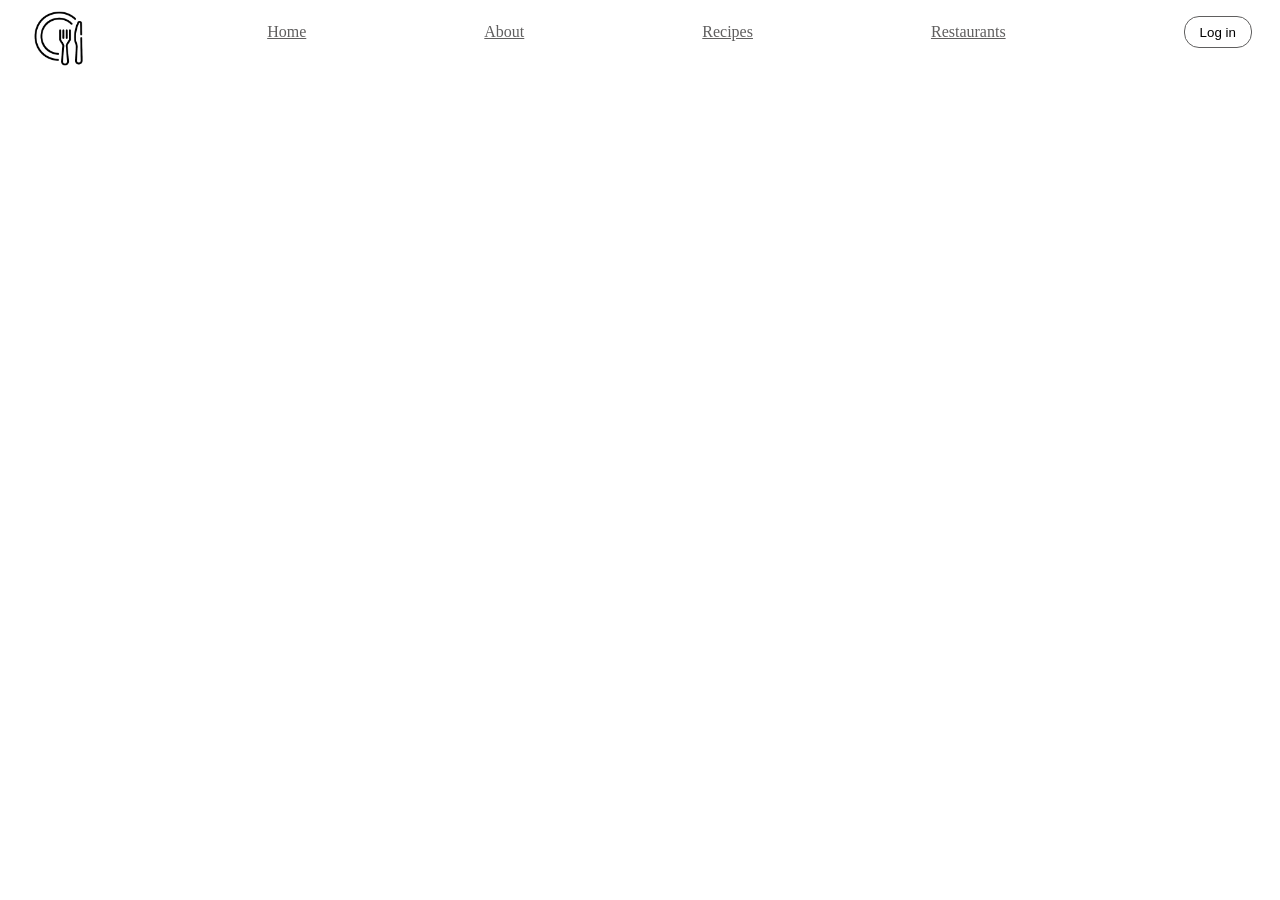
<file: index.html>
<!DOCTYPE html>
<html lang="ru">
    <head>
        <meta charset="UTF-8">
        <title>Выпускной проект</title>
        <link rel="stylesheet" href="style.css">
    </head>
    <body>
        <header class="header">
            <img src="logo.png" alt="logo">
            <a href="">Home</a>
            <a href="">About</a>
            <a href="">Recipes</a>
            <a href="">Restaurants</a>
            <button>Log in</button>
        </header>
    </body>
</html>
</file>
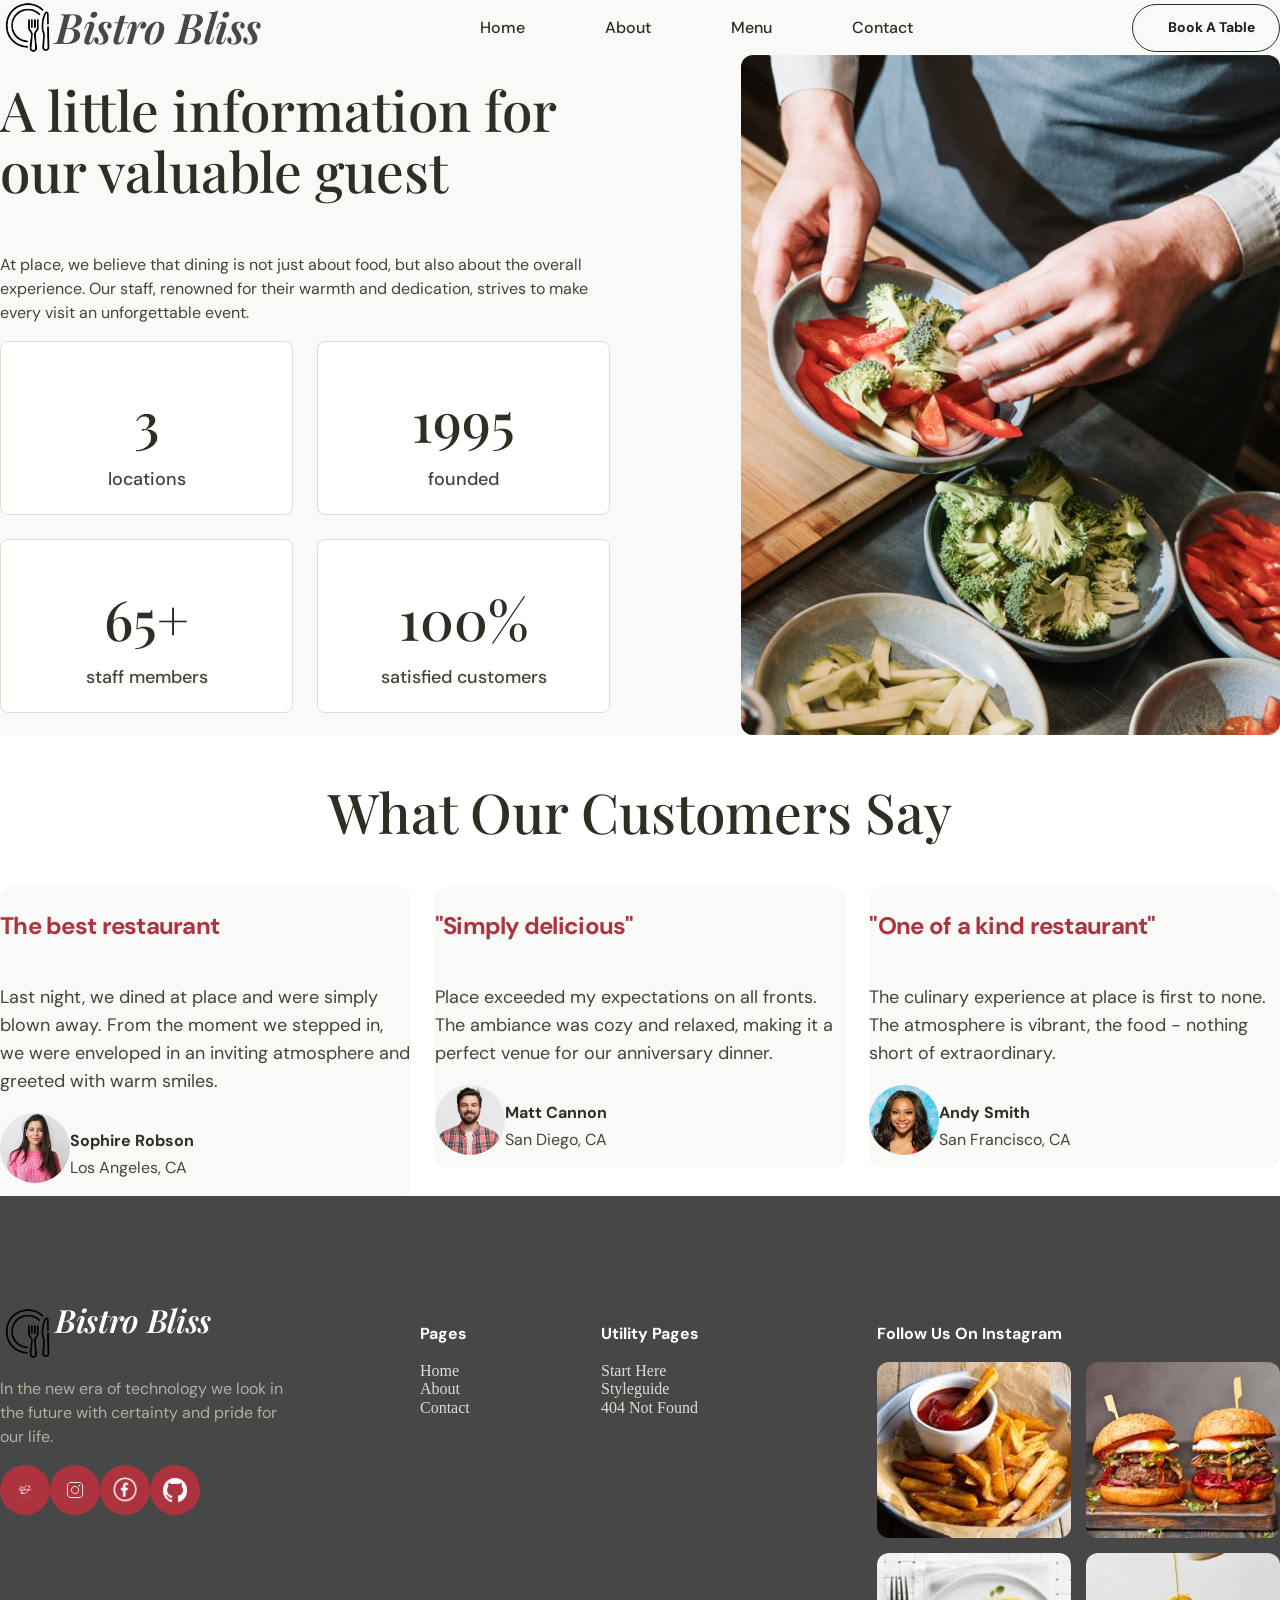
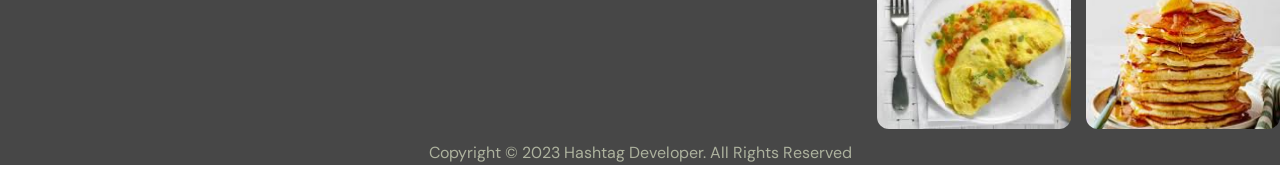
<file: about.html>
<!DOCTYPE html>
<html lang="en">
<head>
    <meta charset="UTF-8">
    <title>About - Bistro Bliss</title>
    <link rel="stylesheet" href="normalize.css">
    <link rel="stylesheet" href="./about.css">
</head>
<body>

<header class="header">
    <div class="header__container">

        <div class="header__logo">
            <img src="../logo.png" alt="logo">
            <span class="header__title">Bistro Bliss</span>
        </div>

        <!-- BURGER -->
        <div class="burger-menu">
            <span></span>
        </div>

        <nav class="header__nav">
            <a href="../index.html" class="header__link">Home</a>
            <a href="../about us/about.html" class="header__link">About</a>
            <a href="../menu/menu.html" class="header__link">Menu</a>
            <a href="../contact/contact.html" class="header__link">Contact</a>
        </nav>

        <div class="header__actions">
            <a href="../book a table/book.html" class="button">Book A Table</a>
        </div>

    </div>
</header>

<main>

    <!-- INFO -->
    <section class="info">
        <div class="info__container">

            <div class="info__content">
                <h1 class="info__title">
                    A little information for our valuable guest
                </h1>

                <p class="info__text">
                    At place, we believe that dining is not just about food, but also about the overall experience.
                    Our staff, renowned for their warmth and dedication, strives to make every visit an unforgettable event.
                </p>

                <div class="info__stats">

                    <div class="info__card">
                        <h2 class="info__number">3</h2>
                        <p class="info__label">locations</p>
                    </div>

                    <div class="info__card">
                        <h2 class="info__number">1995</h2>
                        <p class="info__label">founded</p>
                    </div>

                    <div class="info__card">
                        <h2 class="info__number">65+</h2>
                        <p class="info__label">staff members</p>
                    </div>

                    <div class="info__card">
                        <h2 class="info__number">100%</h2>
                        <p class="info__label">satisfied customers</p>
                    </div>

                </div>
            </div>

            <div class="info__image">
                <img src="cuisiner.png" alt="chef">
            </div>

        </div>
    </section>

    <!-- REVIEWS -->
    <section class="reviews">
        <div class="reviews__container">

            <h2 class="reviews__title">What Our Customers Say</h2>

            <div class="reviews__list">

                <div class="reviews__card">
                    <h3 class="reviews__subtitle big">The best restaurant</h3>
                    <p class="reviews__text">
                        Last night, we dined at place and were simply blown away. From the moment we stepped in,
                        we were enveloped in an inviting atmosphere and greeted with warm smiles.
                    </p>
                    <div class="reviews__author">
                        <img src="sophire.avif" alt="Sophire">
                        <div>
                            <p class="reviews__name">Sophire Robson</p>
                            <p class="reviews__location">Los Angeles, CA</p>
                        </div>
                    </div>
                </div>

                <div class="reviews__card">
                    <h3 class="reviews__subtitle">"Simply delicious"</h3>
                    <p class="reviews__text">
                        Place exceeded my expectations on all fronts. The ambiance was cozy and relaxed,
                        making it a perfect venue for our anniversary dinner.
                    </p>
                    <div class="reviews__author">
                        <img src="matt.avif" alt="Matt">
                        <div>
                            <p class="reviews__name">Matt Cannon</p>
                            <p class="reviews__location">San Diego, CA</p>
                        </div>
                    </div>
                </div>

                <div class="reviews__card">
                    <h3 class="reviews__subtitle">"One of a kind restaurant"</h3>
                    <p class="reviews__text">
                        The culinary experience at place is first to none. The atmosphere is vibrant,
                        the food - nothing short of extraordinary.
                    </p>
                    <div class="reviews__author">
                        <img src="andy.jpeg" alt="Andy">
                        <div>
                            <p class="reviews__name">Andy Smith</p>
                            <p class="reviews__location">San Francisco, CA</p>
                        </div>
                    </div>
                </div>

            </div>

        </div>
    </section>

</main>

<footer class="footer">
    <div class="footer__container">

        <div class="footer__info">
            <div class="footer__logo">
                <img src="../logo.png" alt="logo">
                <span>Bistro Bliss</span>
            </div>

            <p class="footer__text">
                In the new era of technology we look in the future with certainty and pride for our life.
            </p>

            <div class="footer__socials">
                <div class="social">
                    <img src="../twitter.png" alt="twitter">
                </div>
                <div class="social">
                    <img src="../instagram.png" alt="instagram">          
                </div>
                <div class="social">
                    <img src="../facebook.png" alt="facebook">
                </div>
                <div class="social">
                    <img src="../github.png" alt="github">
                </div>
            </div>
        </div>

        <div class="footer__links">
            <div class="footer__column">
                <p class="footer__title">Pages</p>
                <div class="footer__a">
                    <a href="#">Home</a>
                    <a href="#">About</a>
                    <a href="#">Contact</a>
                </div>
            </div>

            <div class="footer__column2">
                <p class="footer__title">Utility Pages</p>
                <div class="footer__a">
                    <a href="#">Start Here</a>
                    <a href="#">Styleguide</a>
                    <a href="#">404 Not Found</a>
                </div>
            </div>
        </div>

        <div class="footer__gallery">
            <h3>Follow Us On Instagram</h3>
            <div class="footer_gallery_images">
                <img src="../images.jpeg" alt="food">
                <img src="../burgers.jpeg" alt="food">
                <img src="../omlet.jpg" alt="food">
                <img src="../pancakes.jpeg" alt="food">
            </div>
        </div>

    </div>

    <p class="footer__copyright">
        Copyright © 2023 Hashtag Developer. All Rights Reserved
    </p>
</footer>

<script src="../script.js"></script>
</body>
</html>
</file>
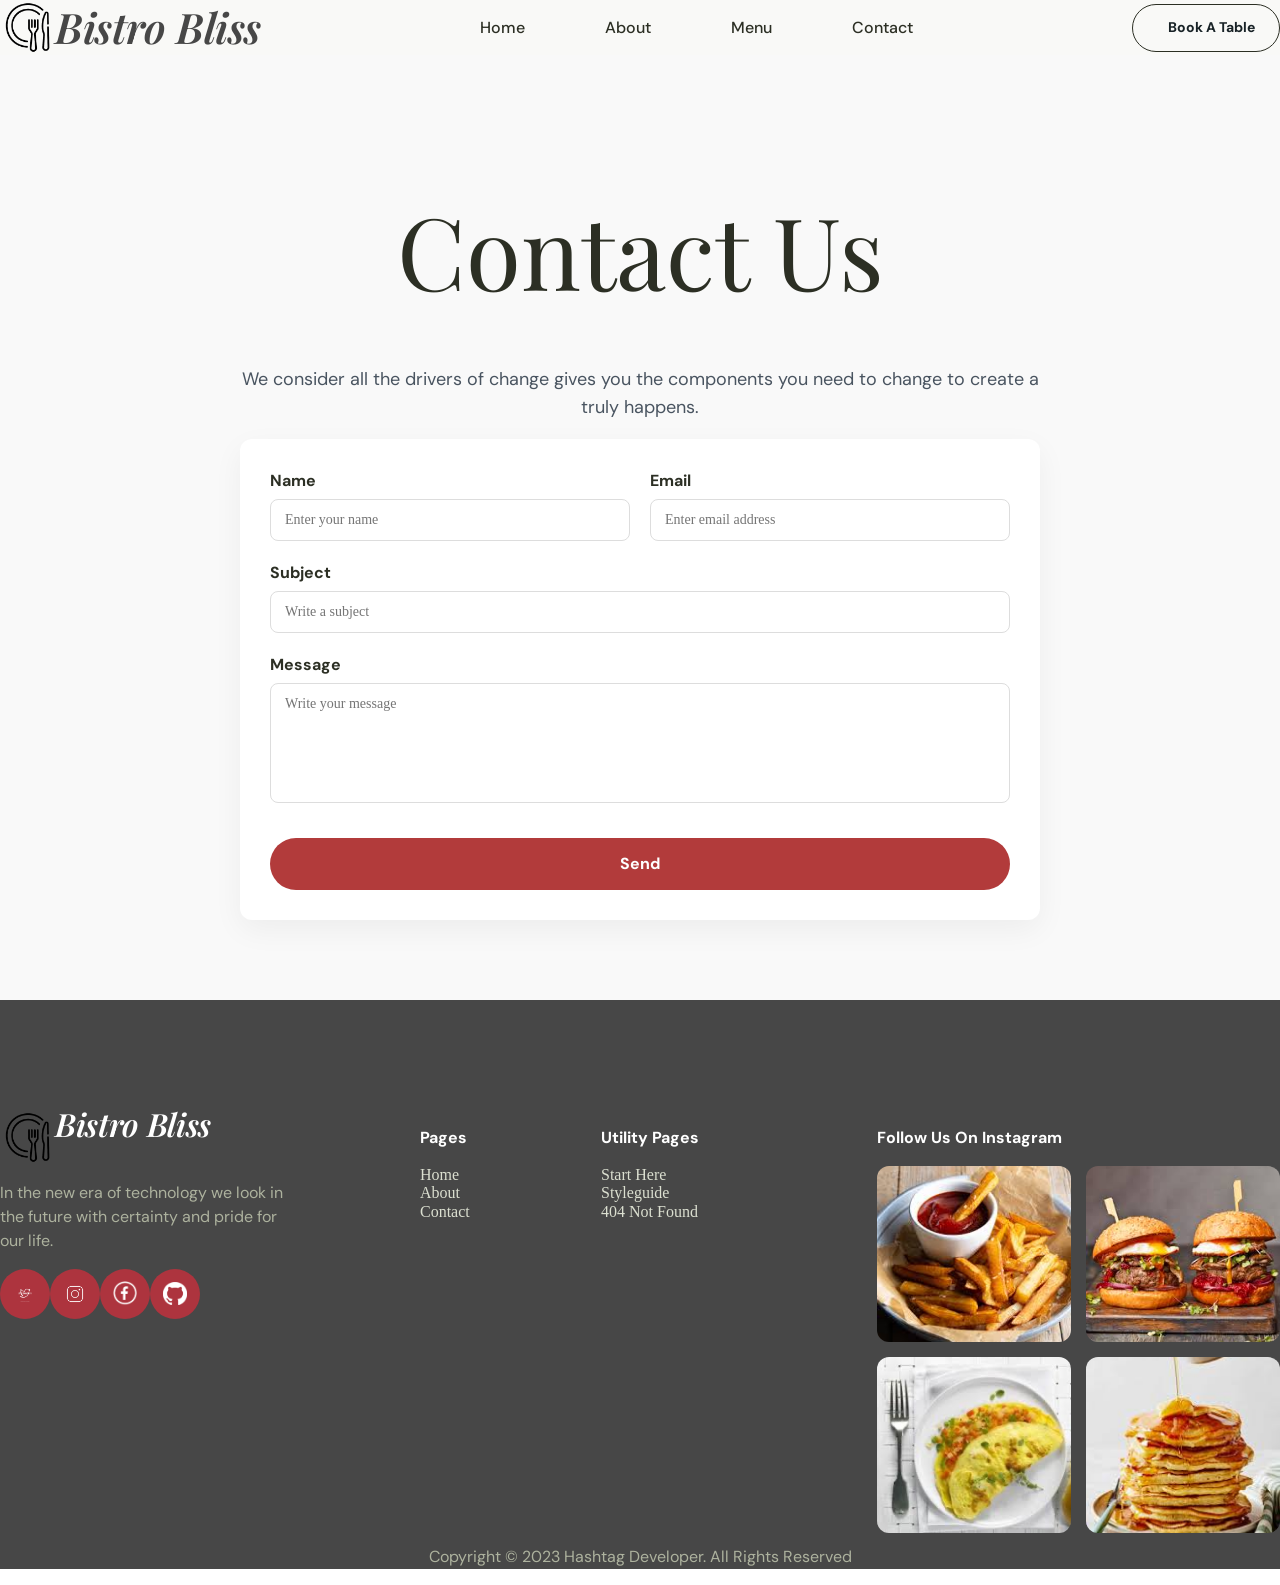
<file: contact.html>
<!DOCTYPE html>
<html lang="en">
<head>
    <meta charset="UTF-8">
    <title>Contact - Bistro Bliss</title>
    <link rel="stylesheet" href="normalize.css">
    <link rel="stylesheet" href="./contact.css">
</head>
<body>

<header class="header">
    <div class="header__container">

        <div class="header__logo">
            <img src="../logo.png" alt="logo">
            <span class="header__title">Bistro Bliss</span>
        </div>

        <!-- BURGER -->
        <div class="burger-menu">
            <span></span>
        </div>

        <nav class="header__nav">
            <a href="../index.html" class="header__link">Home</a>
            <a href="../about us/about.html" class="header__link">About</a>
            <a href="../menu/menu.html" class="header__link">Menu</a>
            <a href="../contact/contact.html" class="header__link">Contact</a>
        </nav>

        <div class="header__actions">
            <a href="../book a table/book.html" class="button">Book A Table</a>
        </div>

    </div>
</header>

<main>

    <section class="contact">
        <div class="contact__container">

            <h1 class="contact__title">Contact Us</h1>

            <p class="contact__text">
                We consider all the drivers of change gives you the components you need to change to create a truly happens.
            </p>

            <form class="contact__form">

                <div class="contact__group">
                    <label class="contact__label">Name</label>
                    <input type="text" placeholder="Enter your name" class="contact__input">
                </div>

                <div class="contact__group">
                    <label class="contact__label">Email</label>
                    <input type="email" placeholder="Enter email address" class="contact__input">
                </div>

                <div class="contact__group">
                    <label class="contact__label">Subject</label>
                    <input type="text" placeholder="Write a subject" class="contact__input">
                </div>

                <div class="contact__group">
                    <label class="contact__label">Message</label>
                    <textarea placeholder="Write your message" class="contact__textarea"></textarea>
                </div>

                <button type="submit" class="button button--primary contact__button">
                    Send
                </button>

            </form>

        </div>
    </section>

</main>

<footer class="footer">
    <div class="footer__container">

        <div class="footer__info">
            <div class="footer__logo">
                <img src="../logo.png" alt="logo">
                <span>Bistro Bliss</span>
            </div>

            <p class="footer__text">
                In the new era of technology we look in the future with certainty and pride for our life.
            </p>

            <div class="footer__socials">
                <div class="social">
                    <img src="../twitter.png" alt="twitter">
                </div>
                <div class="social">
                    <img src="../instagram.png" alt="instagram">          
                </div>
                <div class="social">
                    <img src="../facebook.png" alt="facebook">
                </div>
                <div class="social">
                    <img src="../github.png" alt="github">
                </div>
            </div>
        </div>

        <div class="footer__links">
            <div class="footer__column">
                <p class="footer__title">Pages</p>
                <div class="footer__a">
                    <a href="#">Home</a>
                    <a href="#">About</a>
                    <a href="#">Contact</a>
                </div>
            </div>

            <div class="footer__column2">
                <p class="footer__title">Utility Pages</p>
                <div class="footer__a">
                    <a href="#">Start Here</a>
                    <a href="#">Styleguide</a>
                    <a href="#">404 Not Found</a>
                </div>
            </div>
        </div>

        <div class="footer__gallery">
            <h3>Follow Us On Instagram</h3>
            <div class="footer_gallery_images">
                <img src="../images.jpeg" alt="food">
                <img src="../burgers.jpeg" alt="food">
                <img src="../omlet.jpg" alt="food">
                <img src="../pancakes.jpeg" alt="food">
            </div>
        </div>

    </div>

    <p class="footer__copyright">
        Copyright © 2023 Hashtag Developer. All Rights Reserved
    </p>
</footer>

<script src="../script.js"></script>

</body>
</html>
</file>
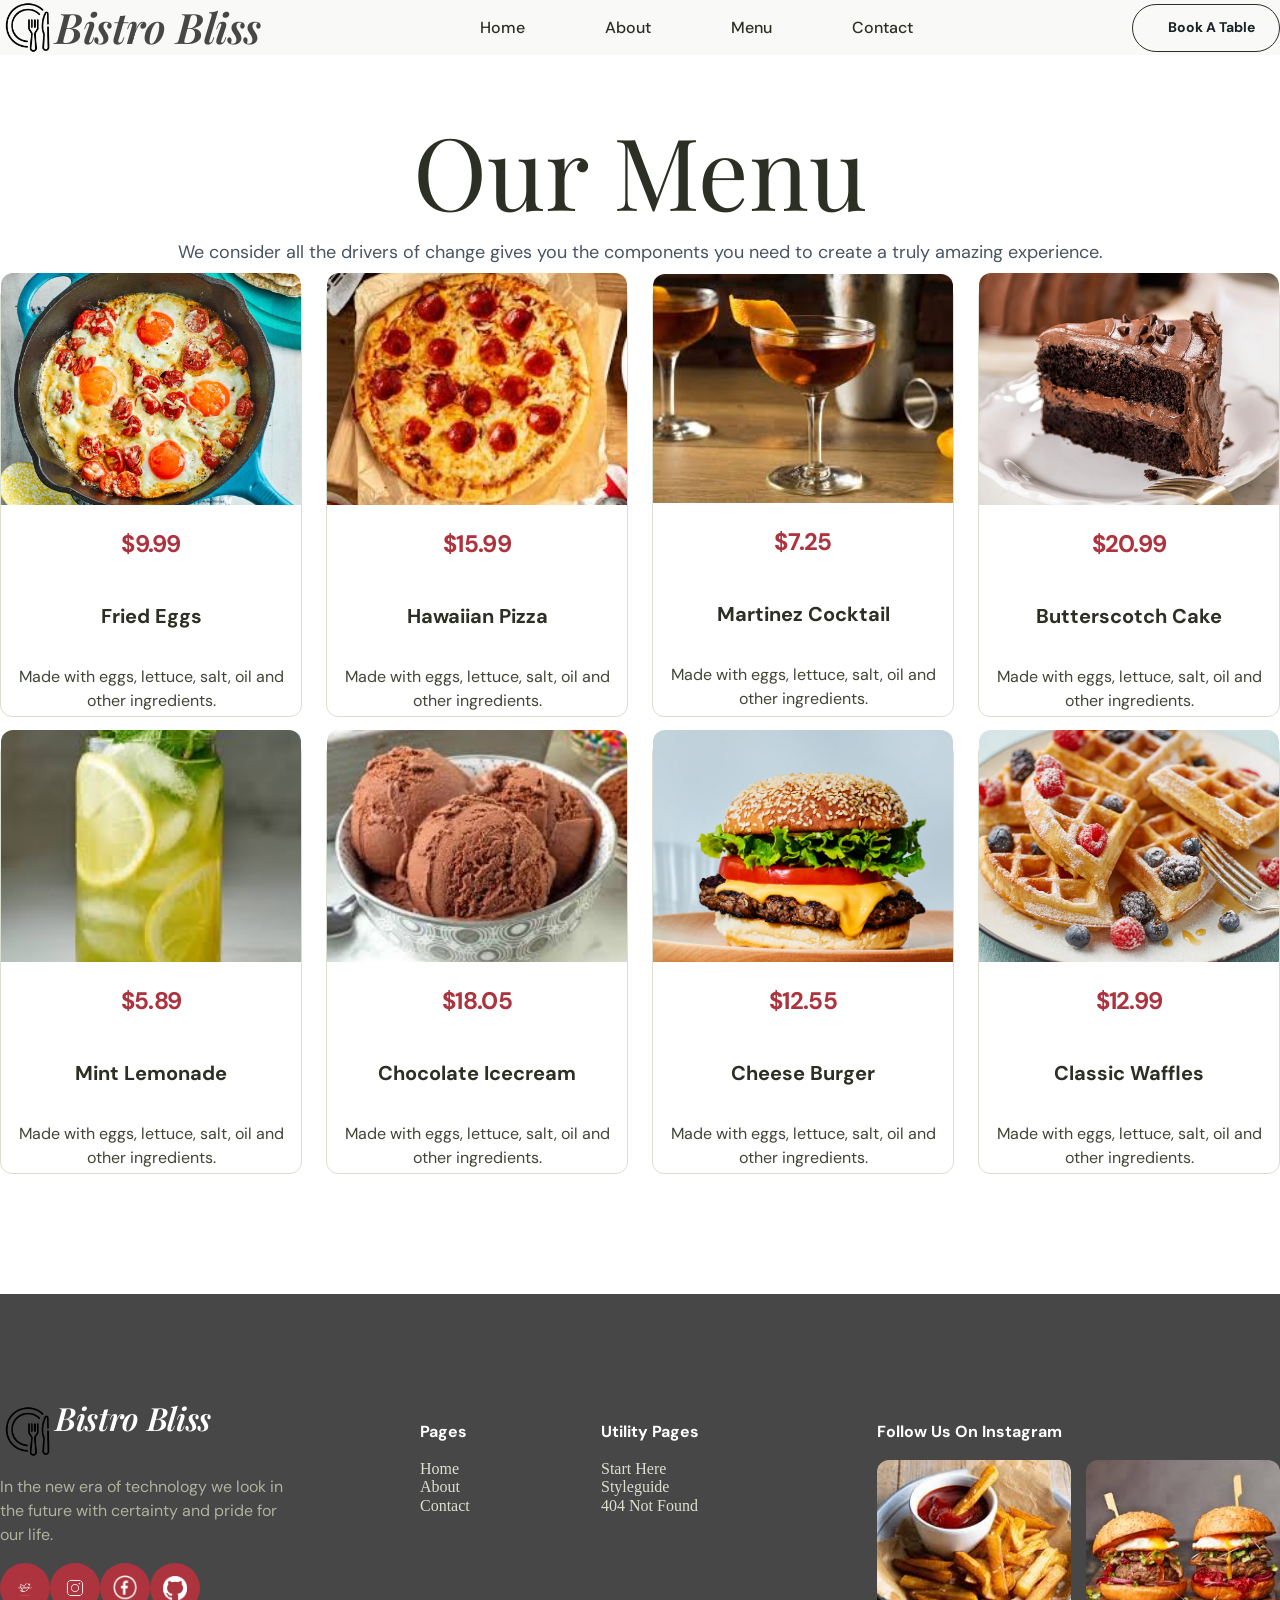
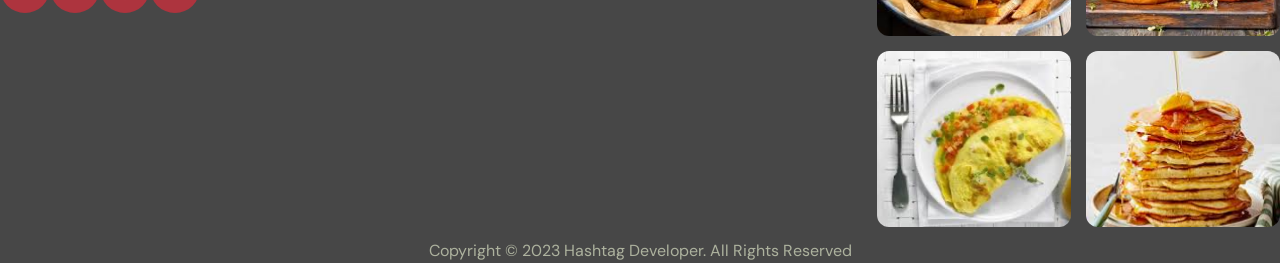
<file: menu.html>
<!DOCTYPE html>
<html lang="en">
<head>
    <meta charset="UTF-8">
    <title>Menu - Bistro Bliss</title>
    <link rel="stylesheet" href="normalize.css">
    <link rel="stylesheet" href="./menu.css">
</head>
<body>

<header class="header">
    <div class="header__container">

        <div class="header__logo">
            <img src="../logo.png" alt="logo">
            <span class="header__title">Bistro Bliss</span>
        </div>

        <!-- BURGER -->
        <div class="burger-menu">
            <span></span>
        </div>

        <nav class="header__nav">
            <a href="../index.html" class="header__link">Home</a>
            <a href="../about us/about.html" class="header__link">About</a>
            <a href="../menu/menu.html" class="header__link">Menu</a>
            <a href="../contact/contact.html" class="header__link">Contact</a>
        </nav>

        <div class="header__actions">
            <a href="../book a table/book.html" class="button">Book A Table</a>
        </div>

    </div>
</header>

<main>

    <section class="menu">
        <div class="menu__container">

            <h1 class="menu__title">Our Menu</h1>

            <p class="menu__description">
                We consider all the drivers of change gives you the components you need to create a truly amazing experience.
            </p>

            <div class="menu__list">

                <!-- CARD -->
                <div class="menu__card">
                    <img src="eggs.jpg" alt="Fried Eggs" class="menu__image">
                    <p class="menu__price">$9.99</p>
                    <h3 class="menu__name">Fried Eggs</h3>
                    <p class="menu__text">Made with eggs, lettuce, salt, oil and other ingredients.</p>
                </div>

                <div class="menu__card">
                    <img src="pizza.jpeg" alt="Hawaiian Pizza" class="menu__image">
                    <p class="menu__price">$15.99</p>
                    <h3 class="menu__name">Hawaiian Pizza</h3>
                    <p class="menu__text">Made with eggs, lettuce, salt, oil and other ingredients.</p>
                </div>

                <div class="menu__card">
                    <img src="cocktails.jpeg" alt="Cocktail" class="menu__image">
                    <p class="menu__price">$7.25</p>
                    <h3 class="menu__name">Martinez Cocktail</h3>
                    <p class="menu__text">Made with eggs, lettuce, salt, oil and other ingredients.</p>
                </div>

                <div class="menu__card">
                    <img src="cake.webp" alt="Cake" class="menu__image">
                    <p class="menu__price">$20.99</p>
                    <h3 class="menu__name">Butterscotch Cake</h3>
                    <p class="menu__text">Made with eggs, lettuce, salt, oil and other ingredients.</p>
                </div>

                <div class="menu__card">
                    <img src="mint-lemonade.jpeg" alt="Lemonade" class="menu__image">
                    <p class="menu__price">$5.89</p>
                    <h3 class="menu__name">Mint Lemonade</h3>
                    <p class="menu__text">Made with eggs, lettuce, salt, oil and other ingredients.</p>
                </div>

                <div class="menu__card">
                    <img src="choco-ice-cream.jpeg" alt="Ice Cream" class="menu__image">
                    <p class="menu__price">$18.05</p>
                    <h3 class="menu__name">Chocolate Icecream</h3>
                    <p class="menu__text">Made with eggs, lettuce, salt, oil and other ingredients.</p>
                </div>

                <div class="menu__card">
                    <img src="cheese-burger.webp" alt="Burger" class="menu__image">
                    <p class="menu__price">$12.55</p>
                    <h3 class="menu__name">Cheese Burger</h3>
                    <p class="menu__text">Made with eggs, lettuce, salt, oil and other ingredients.</p>
                </div>

                <div class="menu__card">
                    <img src="waffles.avif" alt="Waffles" class="menu__image">
                    <p class="menu__price">$12.99</p>
                    <h3 class="menu__name">Classic Waffles</h3>
                    <p class="menu__text">Made with eggs, lettuce, salt, oil and other ingredients.</p>
                </div>

            </div>

        </div>
    </section>

</main>

<footer class="footer">
    <div class="footer__container">

        <div class="footer__info">
            <div class="footer__logo">
                <img src="../logo.png" alt="logo">
                <span>Bistro Bliss</span>
            </div>

            <p class="footer__text">
                In the new era of technology we look in the future with certainty and pride for our life.
            </p>

            <div class="footer__socials">
                <div class="social">
                    <img src="../twitter.png" alt="twitter">
                </div>
                <div class="social">
                    <img src="../instagram.png" alt="instagram">          
                </div>
                <div class="social">
                    <img src="../facebook.png" alt="facebook">
                </div>
                <div class="social">
                    <img src="../github.png" alt="github">
                </div>
            </div>
        </div>

        <div class="footer__links">
            <div class="footer__column">
                <p class="footer__title">Pages</p>
                <div class="footer__a">
                    <a href="#">Home</a>
                    <a href="#">About</a>
                    <a href="#">Contact</a>
                </div>
            </div>

            <div class="footer__column2">
                <p class="footer__title">Utility Pages</p>
                <div class="footer__a">
                    <a href="#">Start Here</a>
                    <a href="#">Styleguide</a>
                    <a href="#">404 Not Found</a>
                </div>
            </div>
        </div>

        <div class="footer__gallery">
            <h3>Follow Us On Instagram</h3>
            <div class="footer_gallery_images">
                <img src="../images.jpeg" alt="food">
                <img src="../burgers.jpeg" alt="food">
                <img src="../omlet.jpg" alt="food">
                <img src="../pancakes.jpeg" alt="food">
            </div>
        </div>

    </div>

    <p class="footer__copyright">
        Copyright © 2023 Hashtag Developer. All Rights Reserved
    </p>
</footer>
<script src="../script.js"></script>

</body>
</html>
</file>
<file: style.css>
:root{
    --headertextcolor: rgb(96, 95, 95);
}

.header{
    display: flex;
    flex-direction: row;
    justify-content: space-between;
    margin-left: 20px;
    margin-right: 20px;
}

.header img{
    width: 5%;
    height: 5%;
}

.header a{
    margin-top: 15px;
    color: rgb(96, 95, 95);
}

.header a:hover{
    display:flex;
    align-items: center;
    border: 1px solid rgb(176, 176, 176);
    border-radius: 20px;
    padding:10px;
    background-color: rgba(105, 113, 105, 0.084);
}

.header button{
    display: flex;
    align-items: center;
    border: 1px solid rgb(96, 95, 95);
    border-radius: 15px;
    background-color: white;
    margin-top: 8px;
    height: 30px;
    padding: 15px;
}
</file>
<file: about.css>
@import url('https://fonts.googleapis.com/css2?family=DM+Sans:ital,opsz,wght@0,9..40,100..1000;1,9..40,100..1000&family=Great+Vibes&family=IBM+Plex+Serif:ital,wght@0,100;0,200;0,300;0,400;0,500;0,600;0,700;1,100;1,200;1,300;1,400;1,500;1,600;1,700&family=Imperial+Script&family=Poiret+One&display=swap');
@import url('https://fonts.googleapis.com/css2?family=DM+Sans:ital,opsz,wght@0,9..40,100..1000;1,9..40,100..1000&family=Great+Vibes&family=IBM+Plex+Serif:ital,wght@0,100;0,200;0,300;0,400;0,500;0,600;0,700;1,100;1,200;1,300;1,400;1,500;1,600;1,700&family=Imperial+Script&family=Playfair+Display:ital,wght@0,400..900;1,400..900&family=Poiret+One&display=swap');

/* ====== ROOT ====== */
:root {
  --font-family: "DM Sans", sans-serif;
  --second-family: "Playfair Display", sans-serif;
}
/* ====== RESET ====== */
*,
*::before,
*::after {
  box-sizing: border-box;
}

html, body {
  margin: 0;
  padding: 0;
}

ul {
  margin: 0;
  padding: 0;
  list-style: none;
}

img {
  max-width: 100%;
  display: block;
  object-fit: cover;
}

button {
  border: none;
  background: none;
  cursor: pointer;
}

a {
  text-decoration: none;
  color: inherit;
}

/* ====== GLOBAL ====== */

/* ====== HEADER ====== */
.header{
    background-color: #F9F9F7;
    margin-bottom: 0px;
}

.header__container{
    display: flex;
    flex-direction: row;
    max-width: 1293px;
    width: 100%;              
    margin: 0 auto; 
    justify-content: space-between;
    align-items: center;
}

.header__logo{
    display:flex;
    flex-direction: row;
    align-items: center;
}

.header__logo img{
    max-width: 56px;
    max-height: 55px;
}

.header__logo span{
    font-family: var(--second-family);
    font-style: italic;
    font-weight: 600;
    font-size: 42px;
    line-height: 69%;
    letter-spacing: -0.01em;
    color: #474747;
}
.header__nav{
    display: flex;
    flex-direction: row;
    align-items: center;
    max-width: 433px;
    width: 100%;             
    margin: 0 auto; 
    font-family: var(--font-family);
    font-weight: 500;
    font-size: 16px;
    line-height: 150%;
    color: #2c2f24;
    justify-content: space-between;
}

.header__link:hover{
  display: flex;
  justify-content: center;
  border-radius: 34px;
  padding: 4px 16px;
  width: 148px;
  height: 48px;
  background: #dbdfd0;
  width: 77px;
  height: 32px;
}

.header__actions{
    border: 1.50px solid #2c2f24;
    border-radius: 118px;
    padding: 12px 24px;
    width: 148px;
    height: 48px;
    font-family: var(--font-family);
    font-weight: 700;
    font-size: 14px;
    line-height: 150%;
    text-align: right;
    color: #182226;
}

.header__actions:hover{
  display: flex;
  justify-content: center;
  align-items: center;
  border-radius: 34px;
  padding: 4px 16px;
  width: 148px;
  height: 48px;
  background: #dbdfd0;
}
/* ====== INFO ====== */
.info{
  display: flex;
  justify-content: center;
  align-items: center;
  margin-top: 0px;
  max-width: 1600px;
  width: 100%;
  max-height: 920px;
  height: 100%;
  background: #f9f9f7;
}

.info__container{
  display: flex;
  flex-direction: row;
  max-width: 1296px;
  width: 100%;
  max-height: 680px;
  height: 100%;
  gap: 131px;
}

.info__content{
  display: flex;
  flex-direction: column;
  justify-content: center;
  align-items: center;
  max-width: 610px;
  width: 100%;
  max-height: 645px;
  height: 100%;
}

.info__image{
  max-width: 555px;
  height: 680px; 
  border-radius: 12px;
  overflow: hidden; 
}

.info__image img{
  width: 100%;
  height: 100%;
  object-fit: cover; 
}

.info__title{
  font-family: var(--second-family);
  font-weight: 500;
  font-size: 55px;
  line-height: 110%;
  color: #2c2f24;
}

.info__text{
  font-family: var(--font-family);
  font-weight: 400;
  font-size: 16px;
  line-height: 150%;
  color: #414536;
}

.info__stats{
  display: grid;
  grid-template-columns: repeat(2, 1fr);
  max-width: 610px;
  width: 100%;
  max-height: 372px;
  height: 100%;
  gap: 24px;
}

.info__card{
  display: flex;
  flex-direction: column;
  justify-content: center;
  align-items: center;
  border: 1px solid #dbdfd0;
  border-radius: 8px;
  width: 293px;
  height: 174px;
  background: #fff;
}

.info__number{
  font-family: var(--second-family);
  font-weight: 500;
  font-size: 55px;
  line-height: 110%;
  text-align: center;
  color: #2c2f24;
  margin-bottom: 15px;
}

.info__label{
  font-family: var(--font-family);
  font-weight: 500;
  font-size: 18px;
  line-height: 156%;
  text-align: center;
  color: #414536;
  margin-top: 0px;
}

/* ====== REVIEWS ====== */
.reviews{
  display: flex;
  justify-content: center;
  align-items: center;
  max-width: 1600px;
  width: 100%;
  max-height: 766px;
  height: 100%;
  background: #fff;
}

.reviews__container{
  display: flex;
  flex-direction: column;
  max-width: 1296px;
  width: 100%;
  max-height: 533px;
  height: 100%;
}

.reviews__title{
  font-family: var(--second-family);
  font-weight: 500;
  font-size: 55px;
  line-height: 110%;
  text-align: center;
  color: #2c2f24;
}

.reviews__list{
  display: flex;
  flex-direction: row;
  justify-content: center;
  max-width: 1296px;
  width: 100%;
  max-height: 408px;
  height: 100%;
  gap: 24px;
}

.reviews__card{
  display: flex;
  flex-direction: column;
  border-radius: 12px;
  max-width: 416px;
  width: 100%;
  max-height: 408px;
  height: 100%;
  background-color: #f9f9f7;
}

.reviews__subtitle{
  font-family: var(--font-family);
  font-weight: 700;
  font-size: 24px;
  line-height: 125%;
  letter-spacing: -0.03em;
  color: #ad343e;
}

.reviews__text{
  font-family: var(--font-family);
  font-weight: 400;
  font-size: 18px;
  line-height: 156%;
  color: #414536;
}

.reviews__author{
  display: flex;
  flex-direction: row;
  max-width: 346px;
  width: 100%;
  max-height: 328px;
  height: 100%;
}

.reviews__author img{
  width: 70px;
  height: 70px;
  border-radius: 100%;   
  object-fit: cover;
}

.reviews__name{
  font-family: var(--font-family);
  font-weight: 700;
  font-size: 16px;
  line-height: 150%;
  color: #2c2f24;
  margin-bottom: 3px;
}

.reviews__location{
  font-family: var(--font-family);
  font-weight: 400;
  font-size: 16px;
  line-height: 150%;
  color: #414536;
  margin-top: 0px;
}

/* ====== FOOTER ====== */
.footer{
  background-color: #474747;
}

.footer__info{
  display: flex;
  flex-direction: column;
  max-width: 293px;
  width: 100%;
  max-height: 267px;
  height: 100%;
}

.footer__logo{
  display: flex;
  flex-direction: row;
}

.footer__logo img{
    max-width: 56px;
    max-height: 55px;
    filter: #fff;
}

.footer__logo span{
  font-family: var(--second-family);
  font-style: italic;
  font-weight: 600;
  font-size: 32px;
  line-height: 90%;
  letter-spacing: -0.01em;
  color: #fff;
}

.footer__text{
  font-family: var(--font-family);
  font-weight: 400;
  font-size: 16px;
  line-height: 150%;
  color: #adb29e;
}

.social {
    width: 50px;
    height: 50px;

    background-color: #ad343e;
    border-radius: 100%;

    display: flex;
    justify-content: center;
    align-items: center;
}

.social img {
    width: 24px;
    filter: brightness(0) invert(1);
}

.footer__socials{
  display: flex;
  flex-direction: row;
}

.footer__links{
  display: flex;
  flex-direction: row;
  max-width: 330px;
  width: 100%;
  max-height: 352px;
  height: 100%;
  gap: 120px;
}

.footer__column{
  display: flex;
  flex-direction: column;
  max-width: 61px;
  width: 100%;
  max-height: 352px;
  height: 100%;
}

.footer__column2{
  display: flex;
  flex-direction: column;
  max-width: 149px;
  width: 100%;
  max-height: 352px;
  height: 100%;
}

.footer__title{
  font-family: var(--font-family);
  font-weight: 700;
  font-size: 16px;
  line-height: 150%;
  color: #fff;
}

.footer__a{
  display: flex;
  flex-direction: column;  
  justify-content: space-between;
  color: #dbdfd0;
}

.footer__container{
  display: flex;
  flex-direction: row;
  justify-content: center;
  justify-content: space-between;
  padding-top: 110px;
}

.footer__gallery{
  max-width: 403px;
  width: 100%;
  max-height: 419px;
  height: 100%;
}

.footer__gallery img{
  border-radius: 12px;
  width: 222px;
  height: 176px;
  object-fit: cover; 
}

.footer_gallery_images{
    display: grid;
    grid-template-columns: repeat(2, 1fr);
    gap: 15px; 
}

.footer__gallery h3{
  font-family: var(--font-family);
  font-weight: 700;
  font-size: 16px;
  line-height: 150%;
  color: #fff;
}

.footer__copyright{
  display: flex;
  justify-content: center;
  font-family: var(--font-family);
  font-weight: 400;
  font-size: 16px;
  line-height: 150%;
  color: #adb29e;
}
/* ================== TABLET (до 992px) ================== */
@media (max-width: 992px) {
  .header__container{
    display: flex;
    flex-direction: row;
  }

  /* INFO */
  .info__container {
    flex-direction: column;
    gap: 40px;
    padding: 40px 20px;
    align-items: center;
  }

  .info__image {
    max-width: 100%;
    height: 400px;
  }

  .info__title {
    font-size: 40px;
    text-align: center;
  }

  .info__stats {
    gap: 16px;
  }

  .info__card {
    width: 100%;
    height: auto;
    padding: 20px;
  }

  /* REVIEWS */
  .reviews__list {
    flex-wrap: wrap;
    gap: 20px;
  }

  .reviews__card {
    max-width: 100%;
  }

  .reviews__title {
    font-size: 40px;
  }

  /* FOOTER */
  .footer__container {
    flex-wrap: wrap;
    gap: 40px;
    padding: 60px 20px;
  }

  .footer__links {
    gap: 60px;
  }
}


/* ================== PHONE (до 600px) ================== */
@media (max-width: 600px) {
  .header__container{
    display: flex;
    flex-direction: row;
  }

  /* INFO */
  .info {
    padding: 40px 0;
  }

  .info__title {
    font-size: 28px;
  }

  .info__text {
    font-size: 14px;
    text-align: center;
  }

  .info__stats {
    grid-template-columns: 1fr;
  }

  .info__number {
    font-size: 32px;
  }

  .info__label {
    font-size: 14px;
  }

  /* REVIEWS */
  .reviews {
    padding: 40px 15px;
  }

  .reviews__title {
    font-size: 28px;
  }

  .reviews__list {
    flex-direction: column;
    align-items: center;
  }

  .reviews__card {
    padding: 20px;
  }

  .reviews__text {
    font-size: 14px;
  }

  /* FOOTER */
  .footer__container {
    flex-direction: column;
    gap: 30px;
    padding: 40px 20px;
  }

  .footer__links {
    flex-direction: column;
    gap: 30px;
  }

  .footer_gallery_images {
    grid-template-columns: 1fr;
  }

  .footer__text {
    font-size: 14px;
  }
}


/* ================== VERY SMALL (до 400px) ================== */
@media (max-width: 400px) {

  .info__title {
    font-size: 24px;
  }

  .reviews__title {
    font-size: 24px;
  }

}

/* ===== BURGER ===== */
.burger-menu {
  display: none;
  position: relative;
  width: 30px;
  height: 20px;
  cursor: pointer;
  z-index: 1000;
}

/* 3 полоски */
.burger-menu span {
  position: absolute;
  top: 50%;
  left: 0;
  width: 100%;
  height: 2px;
  background: #2c2f24;
  transform: translateY(-50%);
  transition: 0.3s;
}

.burger-menu::before,
.burger-menu::after {
  content: "";
  position: absolute;
  left: 0;
  width: 100%;
  height: 2px;
  background: #2c2f24;
  transition: 0.3s;
}

.burger-menu::before {
  top: 0;
}

.burger-menu::after {
  bottom: 0;
}

/* ===== MOBILE MENU ===== */
@media (max-width: 992px) {
  .header__container{
    display: flex;
    flex-direction: row;
    margin-bottom: 0px;
    max-height: 100%;
  }

  .info__text{
    display: none;
  }

  .info__image{
    display: none;
  }
  
  .burger-menu {
    display: block;
  }

  .header__nav {
    position: fixed;
    top: 0;
    right: 0;
    width: 100%;
    height: 100vh;
    background: #F9F9F7;

    display: flex;
    flex-direction: column;
    justify-content: center;
    align-items: center;
    gap: 25px;

    transform: translateX(100%);
    transition: 0.3s ease;
    z-index: 10;
  }

  .header__nav.active {
    transform: translateX(0);
  }

  .header__actions {
    display: none;
  }
}

/* ===== OPEN = КРЕСТ ===== */
.burger-menu.active span {
  opacity: 0;
}

.burger-menu.active::before {
  top: 50%;
  transform: translateY(-50%) rotate(45deg);
}

.burger-menu.active::after {
  top: 50%;
  bottom: auto;
  transform: translateY(-50%) rotate(-45deg);
}

/* ====== MOBILE (до 767px) ====== */
@media (max-width: 767px) {
  /* ===== HEADER ===== */
  .header__logo{
      display:flex;
      flex-direction: row;
      align-items: center;
  }

  .header__logo span{
    font-family: var(--second-family);
    font-style: italic;
    font-weight: 400;
    font-size: 21px;
    line-height: 50%;
    letter-spacing: -0.01em;
    color: #474747;
  }

  .header__nav{
    display: none;
  }

  .header__actions{
    display: none;
  }

  .burger-menu {
    display: block;
  }

  /* меню скрыто */
  .header__nav {
    position: fixed;
    top: 0;
    right: 0;
    width: 100%;
    height: 100vh;
    background: #F9F9F7;

    display: flex;
    flex-direction: column;
    justify-content: center;
    align-items: center;
    gap: 20px;

    transform: translateX(100%);
    transition: 0.3s ease;
    z-index: 10;
  }

  /* открыто */
  .header__nav.active {
    transform: translateX(0);
  }
  /* ===== INFO ===== */
  .info__container{
    margin-top: 0px;
    margin-bottom: 500px;
  }

  .info__text{
    display: none;
  }

  .info__image{
    display: none;
  }

  /* ===== REVIEWS ===== */
  .reviews__container{
    margin-top: 0px;
    margin-bottom: 700px;
  }

  .reviews__list{
    display: grid;
    grid-template-columns: 1fr;
  }

  /* ===== FOOTER ===== */
  .footer__container {
    display: flex;
    flex-direction: column;
    gap: 30px;
    padding: 40px 16px;
    margin-top: 0px;
  }

  .footer__links {
    flex-direction: column;
    gap: 20px;
  }

  .footer_gallery_images{
      display: grid;
      grid-template-columns: repeat(1, 0,5fr);
      gap: 5px; 
  }

  .footer__gallery img{
    border-radius: 8px;
    width: 122px;
    height: 76px;
    object-fit: cover; 
  }
}
</file>
<file: contact.css>
@import url('https://fonts.googleapis.com/css2?family=DM+Sans:ital,opsz,wght@0,9..40,100..1000;1,9..40,100..1000&family=Great+Vibes&family=IBM+Plex+Serif:ital,wght@0,100;0,200;0,300;0,400;0,500;0,600;0,700;1,100;1,200;1,300;1,400;1,500;1,600;1,700&family=Imperial+Script&family=Poiret+One&display=swap');
@import url('https://fonts.googleapis.com/css2?family=DM+Sans:ital,opsz,wght@0,9..40,100..1000;1,9..40,100..1000&family=Great+Vibes&family=IBM+Plex+Serif:ital,wght@0,100;0,200;0,300;0,400;0,500;0,600;0,700;1,100;1,200;1,300;1,400;1,500;1,600;1,700&family=Imperial+Script&family=Playfair+Display:ital,wght@0,400..900;1,400..900&family=Poiret+One&display=swap');

/* ====== ROOT ====== */
:root {
  --font-family: "DM Sans", sans-serif;
  --second-family: "Playfair Display", sans-serif;
}
/* ====== RESET ====== */
*,
*::before,
*::after {
  box-sizing: border-box;
}

html, body {
  margin: 0;
  padding: 0;
}

ul {
  margin: 0;
  padding: 0;
  list-style: none;
}

img {
  max-width: 100%;
  display: block;
  object-fit: cover;
}

button {
  border: none;
  background: none;
  cursor: pointer;
}

a {
  text-decoration: none;
  color: inherit;
}

/* ====== GLOBAL ====== */
/* ====== HEADER ====== */
.header{
    background-color: #F9F9F7;
}

.header__container{
    display: flex;
    flex-direction: row;
    max-width: 1293px;
    width: 100%;              
    margin: 0 auto; 
    justify-content: space-between;
    align-items: center;
}

.header__logo{
    display:flex;
    flex-direction: row;
    align-items: center;
}

.header__logo img{
    max-width: 56px;
    max-height: 55px;
}

.header__logo span{
    font-family: var(--second-family);
    font-style: italic;
    font-weight: 600;
    font-size: 42px;
    line-height: 69%;
    letter-spacing: -0.01em;
    color: #474747;
}
.header__nav{
    display: flex;
    flex-direction: row;
    align-items: center;
    max-width: 433px;
    width: 100%;             
    margin: 0 auto; 
    font-family: var(--font-family);
    font-weight: 500;
    font-size: 16px;
    line-height: 150%;
    color: #2c2f24;
    justify-content: space-between;
}

.header__link:hover{
  display: flex;
  justify-content: center;
  border-radius: 34px;
  padding: 4px 16px;
  width: 148px;
  height: 48px;
  background: #dbdfd0;
  width: 77px;
  height: 32px;
}

.header__actions{
    border: 1.50px solid #2c2f24;
    border-radius: 118px;
    padding: 12px 24px;
    width: 148px;
    height: 48px;
    font-family: var(--font-family);
    font-weight: 700;
    font-size: 14px;
    line-height: 150%;
    text-align: right;
    color: #182226;
}

.header__actions:hover{
  display: flex;
  justify-content: center;
  align-items: center;
  border-radius: 34px;
  padding: 4px 16px;
  width: 148px;
  height: 48px;
  background: #dbdfd0;
}
/* ====== CONTACT ====== */
.contact {
    padding: 80px 20px;
    background-color: #f9f9f9;
}

.contact__container {
    max-width: 800px;
    margin: 0 auto;
    text-align: center;
}

.contact__title {
    font-family: var(--second-family);
    font-weight: 400;
    font-size: 100px;
    line-height: 96%;
    text-align: center;
    color: #2c2f24;
}

.contact__text {
    font-family: var(--font-family);
    font-weight: 400;
    font-size: 18px;
    line-height: 156%;
    text-align: center;
    color: #495460;
}

/* FORM */
.contact__form {
    background-color: #fff;
    padding: 30px;
    border-radius: 12px;
    box-shadow: 0 10px 30px rgba(0,0,0,0.05);
    text-align: left;
}

/* GRID (чтобы Name + Email были рядом) */
.contact__form {
    display: grid;
    grid-template-columns: 1fr 1fr;
    gap: 20px;
}

/* full width элементы */
.contact__group:nth-child(3),
.contact__group:nth-child(4),
.contact__button {
    grid-column: span 2;
}

.contact__label {
    display: block;
    font-family: var(--font-family);
    font-weight: 700;
    font-size: 16px;
    line-height: 150%;
    color: #2c2f24;
    margin-bottom: 6px;
}

.contact__input,
.contact__textarea {
    width: 100%;
    padding: 12px 14px;
    border-radius: 8px;
    border: 1px solid #ddd;
    font-size: 14px;
    outline: none;
    transition: 0.2s;
}

.contact__input placeholder{
    font-family: var(--font-family);
    font-weight: 400;
    font-size: 16px;
    line-height: 150%;
    text-align: center;
    color: #737865;
}

.contact__input:focus,
.contact__textarea:focus {
    border-color: #b23b3b;
}

.contact__textarea {
    resize: none;
    height: 120px;
}

/* BUTTON */
.contact__button {
    display: flex;
    justify-content: center;
    align-items: center;
    margin-top: 10px;
    padding: 14px;
    border: none;
    border-radius: 999px;
    background-color: #b23b3b;
    cursor: pointer;
    transition: 0.2s;
    font-family: var(--font-family);
    font-weight: 700;
    font-size: 16px;
    line-height: 150%;
    text-align: right;
    color: #fff;
}

.contact__button:hover {
    background-color: #922f2f;
}

/* ====== FOOTER ====== */
.footer{
  background-color: #474747;
}

.footer__info{
  display: flex;
  flex-direction: column;
  max-width: 293px;
  width: 100%;
  max-height: 267px;
  height: 100%;
}

.footer__logo{
  display: flex;
  flex-direction: row;
}

.footer__logo img{
    max-width: 56px;
    max-height: 55px;
    filter: #fff;
}

.footer__logo span{
  font-family: var(--second-family);
  font-style: italic;
  font-weight: 600;
  font-size: 32px;
  line-height: 90%;
  letter-spacing: -0.01em;
  color: #fff;
}

.footer__text{
  font-family: var(--font-family);
  font-weight: 400;
  font-size: 16px;
  line-height: 150%;
  color: #adb29e;
}

.social {
    width: 50px;
    height: 50px;

    background-color: #ad343e;
    border-radius: 100%;

    display: flex;
    justify-content: center;
    align-items: center;
}

.social img {
    width: 24px;
    filter: brightness(0) invert(1);
}

.footer__socials{
  display: flex;
  flex-direction: row;
}

.footer__links{
  display: flex;
  flex-direction: row;
  max-width: 330px;
  width: 100%;
  max-height: 352px;
  height: 100%;
  gap: 120px;
}

.footer__column{
  display: flex;
  flex-direction: column;
  max-width: 61px;
  width: 100%;
  max-height: 352px;
  height: 100%;
}

.footer__column2{
  display: flex;
  flex-direction: column;
  max-width: 149px;
  width: 100%;
  max-height: 352px;
  height: 100%;
}

.footer__title{
  font-family: var(--font-family);
  font-weight: 700;
  font-size: 16px;
  line-height: 150%;
  color: #fff;
}

.footer__a{
  display: flex;
  flex-direction: column;  
  justify-content: space-between;
  color: #dbdfd0;
}

.footer__container{
  display: flex;
  flex-direction: row;
  justify-content: center;
  justify-content: space-between;
  padding-top: 110px;
}

.footer__gallery{
  max-width: 403px;
  width: 100%;
  max-height: 419px;
  height: 100%;
}

.footer__gallery img{
  border-radius: 12px;
  width: 222px;
  height: 176px;
  object-fit: cover; 
}

.footer_gallery_images{
    display: grid;
    grid-template-columns: repeat(2, 1fr);
    gap: 15px; 
}

.footer__gallery h3{
  font-family: var(--font-family);
  font-weight: 700;
  font-size: 16px;
  line-height: 150%;
  color: #fff;
}

.footer__copyright{
  display: flex;
  justify-content: center;
  font-family: var(--font-family);
  font-weight: 400;
  font-size: 16px;
  line-height: 150%;
  color: #adb29e;
}
/* ====== ADAPTIVE ====== */

/* Планшеты: 768px - 1024px */
@media (max-width: 1024px) {
    .header__container {
        flex-direction: column;
        gap: 15px;
        padding: 10px;
    }
    .header__logo span {
        font-size: 36px;
        line-height: 1;
    }
    .header__nav {
        max-width: 100%;
        flex-wrap: wrap;
        justify-content: center;
        gap: 10px;
    }

    .contact__title {
        font-size: 72px;
    }
    .contact__text {
        font-size: 16px;
    }
    .contact__form {
        grid-template-columns: 1fr 1fr;
        gap: 15px;
        padding: 20px;
    }
    .contact__group:nth-child(3),
    .contact__group:nth-child(4),
    .contact__button {
        grid-column: span 2;
    }

    .footer__container {
        flex-direction: column;
        gap: 30px;
        padding: 60px 20px 20px 20px;
    }
    .footer__links {
        gap: 40px;
        flex-wrap: wrap;
    }
}

/* Телефоны: до 767px */
@media (max-width: 767px) {
    .header__container {
        flex-direction: column;
        align-items: center;
        gap: 10px;
        padding: 10px;
    }
    .header__logo span {
        font-size: 28px;
    }
    .header__nav {
        flex-direction: column;
        gap: 8px;
        font-size: 14px;
        text-align: center;
    }

    .contact__title {
        font-size: 48px;
    }
    .contact__text {
        font-size: 14px;
        padding: 0 10px;
    }
    .contact__form {
        grid-template-columns: 1fr;
        gap: 12px;
        padding: 15px;
    }
    .contact__group:nth-child(3),
    .contact__group:nth-child(4),
    .contact__button {
        grid-column: span 1;
    }

    .footer__container {
        flex-direction: column;
        gap: 20px;
        padding: 40px 10px 20px 10px;
    }
    .footer__links {
        flex-direction: column;
        gap: 20px;
    }
    .footer__column, .footer__column2 {
        max-width: 100%;
        flex-direction: column;
        align-items: center;
    }
    .footer_gallery_images {
        grid-template-columns: 1fr;
        gap: 8px;
    }
    .footer__logo span {
        font-size: 24px;
    }
}

/* ===== BURGER ===== */
.burger-menu {
  display: none;
  position: relative;
  width: 30px;
  height: 20px;
  cursor: pointer;
  z-index: 1000;
}

/* 3 полоски */
.burger-menu span {
  position: absolute;
  top: 50%;
  left: 0;
  width: 100%;
  height: 2px;
  background: #2c2f24;
  transform: translateY(-50%);
  transition: 0.3s;
}

.burger-menu::before,
.burger-menu::after {
  content: "";
  position: absolute;
  left: 0;
  width: 100%;
  height: 2px;
  background: #2c2f24;
  transition: 0.3s;
}

.burger-menu::before {
  top: 0;
}

.burger-menu::after {
  bottom: 0;
}

/* ===== MOBILE MENU ===== */
@media (max-width: 992px) {

  .burger-menu {
    display: block;
  }

  .header__nav {
    position: fixed;
    top: 0;
    right: 0;
    width: 100%;
    height: 100vh;
    background: #F9F9F7;

    display: flex;
    flex-direction: column;
    justify-content: center;
    align-items: center;
    gap: 25px;

    transform: translateX(100%);
    transition: 0.3s ease;
    z-index: 10;
  }

  .header__nav.active {
    transform: translateX(0);
  }

  .header__actions {
    display: none;
  }
}

/* ===== OPEN = КРЕСТ ===== */
.burger-menu.active span {
  opacity: 0;
}

.burger-menu.active::before {
  top: 50%;
  transform: translateY(-50%) rotate(45deg);
}

.burger-menu.active::after {
  top: 50%;
  bottom: auto;
  transform: translateY(-50%) rotate(-45deg);
}


/* ===== MOBILE (до 767px) ===== */
@media (max-width: 767px) {

  /* ===== HEADER ===== */
  .header__container {
    display: flex;
    flex-direction: row;
    justify-content: space-between;
    align-items: center;
  }

  .header__logo span {
    font-size: 21px;
  }

  .burger-menu {
    display: block;
  }

  .header__nav {
    display: none;
  }

  .header__actions {
    display: none;
  }

  .burger-menu {
    margin-left: auto;
  }

  /* меню скрыто */
  .header__nav {
    position: fixed;
    top: 0;
    right: 0;
    width: 100%;
    height: 100vh;
    background: #F9F9F7;

    display: flex;
    flex-direction: column;
    justify-content: center;
    align-items: center;
    gap: 20px;

    transform: translateX(100%);
    transition: 0.3s ease;
    z-index: 10;
  }

  /* открыто */
  .header__nav.active {
    transform: translateX(0);
  }
  /* ===== CONTACT ===== */
  .contact {
    padding: 40px 15px;
  }

  .contact__title {
    font-size: 48px;
    line-height: 1.1;
  }

  .contact__text {
    font-size: 14px;
    padding: 0 10px;
  }

  .contact__form {
    grid-template-columns: 1fr;
    gap: 12px;
    padding: 15px;
  }

  .contact__group:nth-child(3),
  .contact__group:nth-child(4),
  .contact__button {
    grid-column: span 1;
  }

  /* кнопка */
  .contact__button {
    width: 100%;
    text-align: center;
  }

  /* ===== FOOTER ===== */
  .footer__container {
    display: flex;
    flex-direction: column;
    gap: 20px;
    padding: 40px 10px;
  }

  .footer__links {
    flex-direction: column;
    gap: 20px;
  }

  .footer_gallery_images {
    grid-template-columns: 1fr;
    gap: 8px;
  }

  .footer__gallery img {
    width: 120px;
    height: 80px;
  }
}
</file>
<file: menu.css>
@import url('https://fonts.googleapis.com/css2?family=DM+Sans:ital,opsz,wght@0,9..40,100..1000;1,9..40,100..1000&family=Great+Vibes&family=IBM+Plex+Serif:ital,wght@0,100;0,200;0,300;0,400;0,500;0,600;0,700;1,100;1,200;1,300;1,400;1,500;1,600;1,700&family=Imperial+Script&family=Poiret+One&display=swap');
@import url('https://fonts.googleapis.com/css2?family=DM+Sans:ital,opsz,wght@0,9..40,100..1000;1,9..40,100..1000&family=Great+Vibes&family=IBM+Plex+Serif:ital,wght@0,100;0,200;0,300;0,400;0,500;0,600;0,700;1,100;1,200;1,300;1,400;1,500;1,600;1,700&family=Imperial+Script&family=Playfair+Display:ital,wght@0,400..900;1,400..900&family=Poiret+One&display=swap');

/* ====== ROOT ====== */
:root {
  --font-family: "DM Sans", sans-serif;
  --second-family: "Playfair Display", sans-serif;
}
/* ====== RESET ====== */
*,
*::before,
*::after {
  box-sizing: border-box;
}

html, body {
  margin: 0;
  padding: 0;
}

ul {
  margin: 0;
  padding: 0;
  list-style: none;
}

img {
  max-width: 100%;
  display: block;
  object-fit: cover;
}

button {
  border: none;
  background: none;
  cursor: pointer;
}

a {
  text-decoration: none;
  color: inherit;
}

/* ====== GLOBAL ====== */
/* ====== HEADER ====== */
.header{
    background-color: #F9F9F7;
}

.header__container{
    display: flex;
    flex-direction: row;
    max-width: 1293px;
    width: 100%;              
    margin: 0 auto; 
    justify-content: space-between;
    align-items: center;
}

.header__logo{
    display:flex;
    flex-direction: row;
    align-items: center;
}

.header__logo img{
    max-width: 56px;
    max-height: 55px;
}

.header__logo span{
    font-family: var(--second-family);
    font-style: italic;
    font-weight: 600;
    font-size: 42px;
    line-height: 69%;
    letter-spacing: -0.01em;
    color: #474747;
}
.header__nav{
    display: flex;
    flex-direction: row;
    align-items: center;
    max-width: 433px;
    width: 100%;             
    margin: 0 auto; 
    font-family: var(--font-family);
    font-weight: 500;
    font-size: 16px;
    line-height: 150%;
    color: #2c2f24;
    justify-content: space-between;
}

.header__link:hover{
  display: flex;
  justify-content: center;
  align-items: center;
  border-radius: 34px;
  padding: 4px 16px;
  width: 148px;
  height: 48px;
  background: #dbdfd0;
  width: 77px;
  height: 32px;
}

.header__actions{
    border: 1.50px solid #2c2f24;
    border-radius: 118px;
    padding: 12px 24px;
    width: 148px;
    height: 48px;
    font-family: var(--font-family);
    font-weight: 700;
    font-size: 14px;
    line-height: 150%;
    text-align: right;
    color: #182226;
}

.header__actions:hover{
  display: flex;
  justify-content: center;
  border-radius: 34px;
  padding: 4px 16px;
  width: 148px;
  height: 48px;
  background: #dbdfd0;
}

/* ====== MENU ====== */
.menu{
    display: flex;
    flex-direction: column;
    max-width: 1600px;
    width: 100%;
    max-height: 1605px; 
    height: 100%;
    margin-bottom: 120px;
}

.menu__container{
    display: flex;
    flex-direction: column;
    justify-content: center;
    align-items: center;
    max-width: 1296px;
    width: 100%;
    max-height: 1137px; 
    height: 100%;
}

.menu__title{
    font-family: var(--second-family);
    font-weight: 400;
    font-size: 100px;
    line-height: 96%;
    text-align: center;
    color: #2c2f24;
    margin-bottom: 20px;
}

.menu__description{
    font-family: var(--font-family);
    font-weight: 400;
    font-size: 18px;
    line-height: 156%;
    text-align: center;
    color: #495460;
    margin-top: 0px;
}

.menu__list{
    display: grid;
    grid-template-columns: repeat(4, 1fr); 
    gap: 24px;
    align-items: stretch;
    max-width: 1296px;
    width: 100%;
    max-height: 891px;
    height: 100%;
}

.menu__card{
    display: flex;
    flex-direction: column;
    justify-content: center;
    align-items: center;
    max-width: 306px;
    width: 100%;
    max-height: 433px;
    height: 100%;
    border: 1.50px solid #dbdfd0;
    border-radius: 12px;
    background: #fff;
}

.menu__image{
    border-radius: 12px 12px 0 0;
    max-width: 306px;
    width: 100%;
    max-height: 232px;
    height: 100%;
    object-fit: cover;
    display: block;
}

.menu__price{
    font-family: var(--font-family);
    font-weight: 700;
    font-size: 24px;
    line-height: 125%;
    letter-spacing: -0.03em;
    text-align: center;
    color: #ad343e;
}

.menu__name{
    font-family: var(--font-family);
    font-weight: 700;
    font-size: 20px;
    line-height: 130%;
    text-align: center;
    color: #2c2f24;
}

.menu__text{
    font-family: var(--font-family);
    font-weight: 400;
    font-size: 16px;
    line-height: 150%;
    text-align: center;
    color: #414536;
}

/* ====== FOOTER ====== */
.footer{
  background-color: #474747;
}

.footer__info{
  display: flex;
  flex-direction: column;
  max-width: 293px;
  width: 100%;
  max-height: 267px;
  height: 100%;
}

.footer__logo{
  display: flex;
  flex-direction: row;
}

.footer__logo img{
    max-width: 56px;
    max-height: 55px;
    filter: #fff;
}

.footer__logo span{
  font-family: var(--second-family);
  font-style: italic;
  font-weight: 600;
  font-size: 32px;
  line-height: 90%;
  letter-spacing: -0.01em;
  color: #fff;
}

.footer__text{
  font-family: var(--font-family);
  font-weight: 400;
  font-size: 16px;
  line-height: 150%;
  color: #adb29e;
}

.social {
    width: 50px;
    height: 50px;

    background-color: #ad343e;
    border-radius: 100%;

    display: flex;
    justify-content: center;
    align-items: center;
}

.social img {
    width: 24px;
    filter: brightness(0) invert(1);
}

.footer__socials{
  display: flex;
  flex-direction: row;
}

.footer__links{
  display: flex;
  flex-direction: row;
  max-width: 330px;
  width: 100%;
  max-height: 352px;
  height: 100%;
  gap: 120px;
}

.footer__column{
  display: flex;
  flex-direction: column;
  max-width: 61px;
  width: 100%;
  max-height: 352px;
  height: 100%;
}

.footer__column2{
  display: flex;
  flex-direction: column;
  max-width: 149px;
  width: 100%;
  max-height: 352px;
  height: 100%;
}

.footer__title{
  font-family: var(--font-family);
  font-weight: 700;
  font-size: 16px;
  line-height: 150%;
  color: #fff;
}

.footer__a{
  display: flex;
  flex-direction: column;
  justify-content: space-between;
  color: #dbdfd0;
}

.footer__container{
  display: flex;
  flex-direction: row;
  justify-content: center;
  justify-content: space-between;
  padding-top: 110px;
}

.footer__gallery{
  max-width: 403px;
  width: 100%;
  max-height: 419px;
  height: 100%;
}

.footer__gallery img{
  border-radius: 12px;
  width: 222px;
  height: 176px;
  object-fit: cover; 
}

.footer_gallery_images{
    display: grid;
    grid-template-columns: repeat(2, 1fr);
    gap: 15px; 
}

.footer__gallery h3{
  font-family: var(--font-family);
  font-weight: 700;
  font-size: 16px;
  line-height: 150%;
  color: #fff;
}

.footer__copyright{
  display: flex;
  justify-content: center;
  font-family: var(--font-family);
  font-weight: 400;
  font-size: 16px;
  line-height: 150%;
  color: #adb29e;
}
/* ====== ADAPTIVE ====== */

/* Планшеты: 768px - 1024px */
@media (max-width: 1024px) {
    .header__container{
      display: flex;
      flex-direction: row;
    }

    .header__logo span {
        font-size: 36px;
        line-height: 1;
    }

    .header__nav {
        max-width: 100%;
        flex-wrap: wrap;
        justify-content: center;
        gap: 10px;
    }

    .header__actions {
        width: 130px;
        height: 40px;
        padding: 10px 20px;
        font-size: 13px;
    }

    .menu__title {
        font-size: 72px;
    }

    .menu__description {
        font-size: 16px;
    }

    .menu__list {
        grid-template-columns: repeat(2, 1fr);
        gap: 16px;
    }

    .menu__card {
        max-width: 100%;
        max-height: auto;
    }

    .menu__image {
        max-height: 200px;
    }

    .menu__price {
        font-size: 20px;
    }

    .menu__name {
        font-size: 18px;
    }

    .menu__text {
        font-size: 14px;
    }

    .footer__container {
        flex-direction: column;
        gap: 30px;
        padding: 60px 20px 20px 20px;
    }

    .footer__links {
        gap: 40px;
        flex-wrap: wrap;
    }

    .footer__column, .footer__column2 {
        max-width: 100%;
        flex-direction: row;
        justify-content: space-between;
    }

    .footer_gallery_images {
        grid-template-columns: repeat(2, 1fr);
        gap: 10px;
    }
}

/* Телефоны: до 767px */
@media (max-width: 767px) {
    .header__container{
      display: flex;
      flex-direction: row;
    }

    .header__container {
        flex-direction: column;
        align-items: center;
        gap: 10px;
        padding: 10px;
    }

    .header__logo span {
        font-size: 28px;
    }

    .header__nav {
        flex-direction: column;
        gap: 8px;
        font-size: 14px;
        text-align: center;
    }

    .header__actions {
        width: 110px;
        height: 36px;
        font-size: 12px;
        padding: 8px 16px;
    }

    .menu__title {
        font-size: 48px;
    }

    .menu__description {
        font-size: 14px;
        padding: 0 10px;
    }

    .menu__list {
        grid-template-columns: 1fr;
        gap: 12px;
        padding: 0 10px;
    }

    .menu__card {
        max-width: 100%;
    }

    .menu__image {
        max-height: 180px;
    }

    .menu__price {
        font-size: 18px;
    }

    .menu__name {
        font-size: 16px;
    }

    .menu__text {
        font-size: 14px;
        padding: 0 5px;
    }

    .footer__container {
        flex-direction: column;
        gap: 20px;
        padding: 40px 10px 20px 10px;
    }

    .footer__links {
        flex-direction: column;
        gap: 20px;
    }

    .footer__column, .footer__column2 {
        max-width: 100%;
        flex-direction: column;
        align-items: center;
    }

    .footer_gallery_images {
        grid-template-columns: 1fr;
        gap: 8px;
    }

    .footer__logo span {
        font-size: 24px;
    }
}

/* ===== BURGER ===== */
.burger-menu {
  display: none;
  position: relative;
  width: 30px;
  height: 20px;
  cursor: pointer;
  z-index: 1000;
}

/* 3 полоски */
.burger-menu span {
  position: absolute;
  top: 50%;
  left: 0;
  width: 100%;
  height: 2px;
  background: #2c2f24;
  transform: translateY(-50%);
  transition: 0.3s;
}

.burger-menu::before,
.burger-menu::after {
  content: "";
  position: absolute;
  left: 0;
  width: 100%;
  height: 2px;
  background: #2c2f24;
  transition: 0.3s;
}

.burger-menu::before {
  top: 0;
}

.burger-menu::after {
  bottom: 0;
}

/* ===== MOBILE MENU ===== */
@media (max-width: 992px) {

  .burger-menu {
    display: block;
  }

  .header__container{
    display: flex;
    flex-direction: row;
  }

  .header__nav {
    position: fixed;
    top: 0;
    right: 0;
    width: 100%;
    height: 100vh;
    background: #F9F9F7;

    display: flex;
    flex-direction: column;
    justify-content: center;
    align-items: center;
    gap: 25px;

    transform: translateX(100%);
    transition: 0.3s ease;
    z-index: 10;
  }

  .header__nav.active {
    transform: translateX(0);
  }

  .header__actions {
    display: none;
  }
}

/* ===== OPEN = КРЕСТ ===== */
.burger-menu.active span {
  opacity: 0;
}

.burger-menu.active::before {
  top: 50%;
  transform: translateY(-50%) rotate(45deg);
}

.burger-menu.active::after {
  top: 50%;
  bottom: auto;
  transform: translateY(-50%) rotate(-45deg);
}

/* ===== MOBILE ===== */
@media (max-width: 767px) {
  /* HEADER */
  .header__container{
    display: flex;
    flex-direction: row;
  }

  .header__logo span {
    font-size: 22px;
  }

  .header__nav {
    gap: 20px;
    font-size: 18px;
  }

  /* MENU PAGE */
  .menu__container{
    display: flex;
    align-items: center;
    justify-content: center;
    max-width: 90%;
    max-height: 1500px;
    max-height: 100%;
    margin-bottom: 125px;
  }

  .menu__title {
    font-size: 42px;
  }

  .menu__description {
    font-size: 14px;
  }

  .menu__list {
    grid-template-columns:repeat(2, 1fr);
    gap: 6px;
    padding: 0 10px;
  }

  .menu__card {
    width: 100%;
    height: 90%;
  }

  .menu__image {
    height: 100px;
  }

  /* FOOTER */
  /* ===== FOOTER ===== */
  .footer__container {
    display: flex;
    flex-direction: column;
    gap: 30px;
    padding: 40px 16px;
  }

  .footer__links {
    flex-direction: column;
    gap: 20px;
  }

  .footer_gallery_images{
    display: grid;
    grid-template-columns: 1fr;
    gap: 5px;
  }

  .footer__gallery img{
    border-radius: 8px;
    width: 122px;
    height: 76px;
    object-fit: cover;
  }
}
</file>
